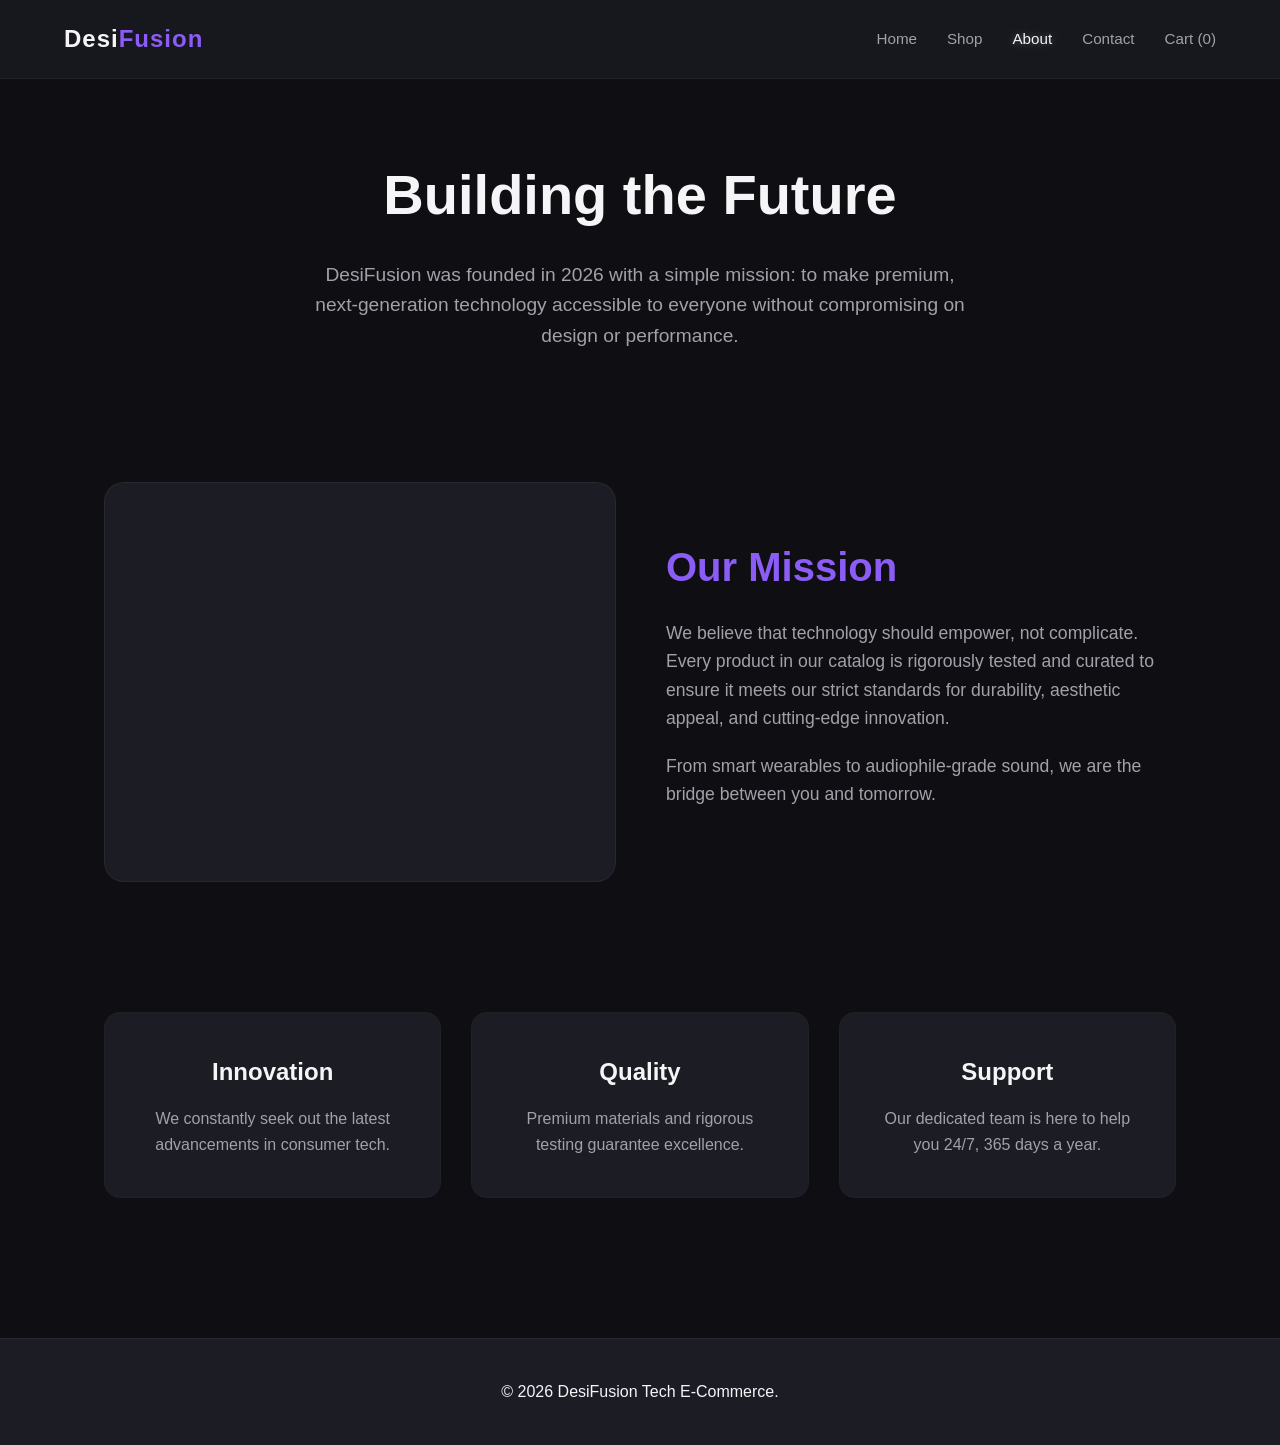
<file: about.html>
<!DOCTYPE html>
<html lang="en">
<head>
    <meta charset="UTF-8">
    <meta name="viewport" content="width=device-width, initial-scale=1.0">
    <title>About Us | DesiFusion</title>
    <link rel="stylesheet" href="style.css">
    <link rel="stylesheet" href="about.css">
</head>
<body>

    <nav>
        <div class="logo">Desi<span>Fusion</span></div>
        <div class="nav-links">
            <a href="index.html">Home</a>
            <a href="shop.html">Shop</a>
            <a href="about.html" class="active">About</a>
            <a href="contact.html">Contact</a>
            <a href="cart.html">Cart (0)</a>
        </div>
    </nav>

    <header class="about-hero animate-in">
        <h1>Building the Future</h1>
        <p>DesiFusion was founded in 2026 with a simple mission: to make premium, next-generation technology accessible to everyone without compromising on design or performance.</p>
    </header>

    <section class="mission-section animate-in" style="animation-delay: 0.2s;">
        <div class="mission-image"></div>
        <div class="mission-text">
            <h2>Our Mission</h2>
            <p>We believe that technology should empower, not complicate. Every product in our catalog is rigorously tested and curated to ensure it meets our strict standards for durability, aesthetic appeal, and cutting-edge innovation.</p>
            <p>From smart wearables to audiophile-grade sound, we are the bridge between you and tomorrow.</p>
        </div>
    </section>

    <section class="values-grid animate-in" style="animation-delay: 0.4s;">
        <div class="value-card">
            <h3>Innovation</h3>
            <p style="color: var(--text-muted)">We constantly seek out the latest advancements in consumer tech.</p>
        </div>
        <div class="value-card">
            <h3>Quality</h3>
            <p style="color: var(--text-muted)">Premium materials and rigorous testing guarantee excellence.</p>
        </div>
        <div class="value-card">
            <h3>Support</h3>
            <p style="color: var(--text-muted)">Our dedicated team is here to help you 24/7, 365 days a year.</p>
        </div>
    </section>

    <footer>
        <p>&copy; 2026 DesiFusion Tech E-Commerce.</p>
    </footer>
    <script src="script.js"></script>
</body>
</html>
</file>
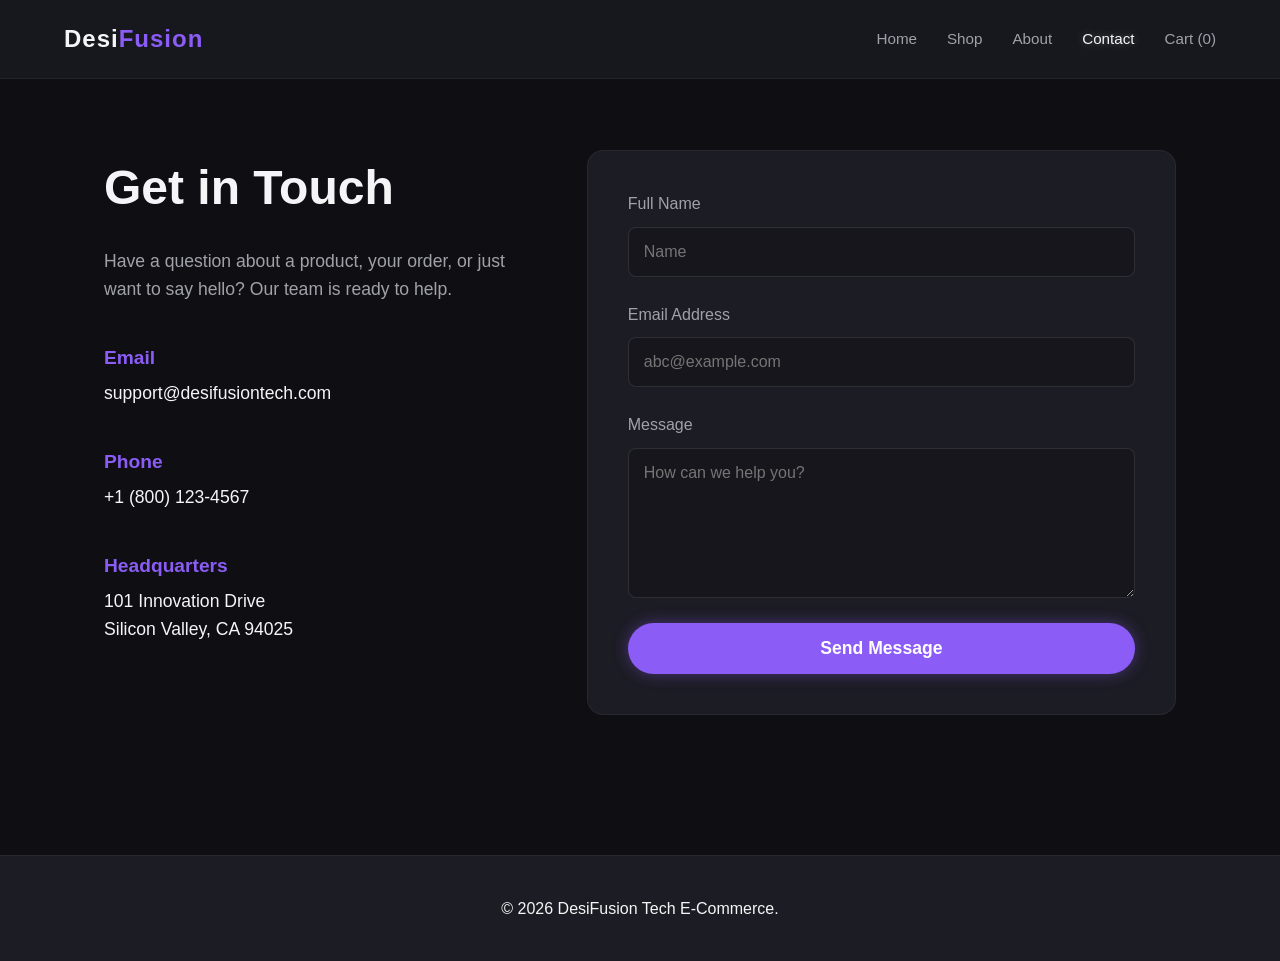
<file: contact.html>
<!DOCTYPE html>
<html lang="en">
<head>
    <meta charset="UTF-8">
    <meta name="viewport" content="width=device-width, initial-scale=1.0">
    <title>Contact Us | DesiFusion</title>
    <link rel="stylesheet" href="style.css">
    <link rel="stylesheet" href="contact.css">
</head>
<body>

    <nav>
        <div class="logo">Desi<span>Fusion</span></div>
        <div class="nav-links">
            <a href="index.html">Home</a>
            <a href="shop.html">Shop</a>
            <a href="about.html">About</a>
            <a href="contact.html" class="active">Contact</a>
            <a href="cart.html">Cart (0)</a>
        </div>
    </nav>

    <main class="contact-container animate-in">
        <div class="contact-info">
            <h1>Get in Touch</h1>
            <p>Have a question about a product, your order, or just want to say hello? Our team is ready to help.</p>
            
            <div class="info-block">
                <h4>Email</h4>
                <p>support@desifusiontech.com</p>
            </div>
            <div class="info-block">
                <h4>Phone</h4>
                <p>+1 (800) 123-4567</p>
            </div>
            <div class="info-block">
                <h4>Headquarters</h4>
                <p>101 Innovation Drive<br>Silicon Valley, CA 94025</p>
            </div>
        </div>

        <div class="contact-form">
            <form action="index.html">
                <div class="input-group">
                    <label>Full Name</label>
                    <input type="text" placeholder="Name" required>
                </div>
                <div class="input-group">
                    <label>Email Address</label>
                    <input type="email" placeholder="abc@example.com" required>
                </div>
                <div class="input-group">
                    <label>Message</label>
                    <textarea placeholder="How can we help you?" required></textarea>
                </div>
                <button type="submit" class="btn btn-glow" style="width: 100%; padding: 15px; font-size: 1.1rem;">Send Message</button>
            </form>
        </div>
    </main>

    <footer>
        <p>&copy; 2026 DesiFusion Tech E-Commerce.</p>
    </footer>
    <script src="script.js"></script>
</body>
</html>
</file>
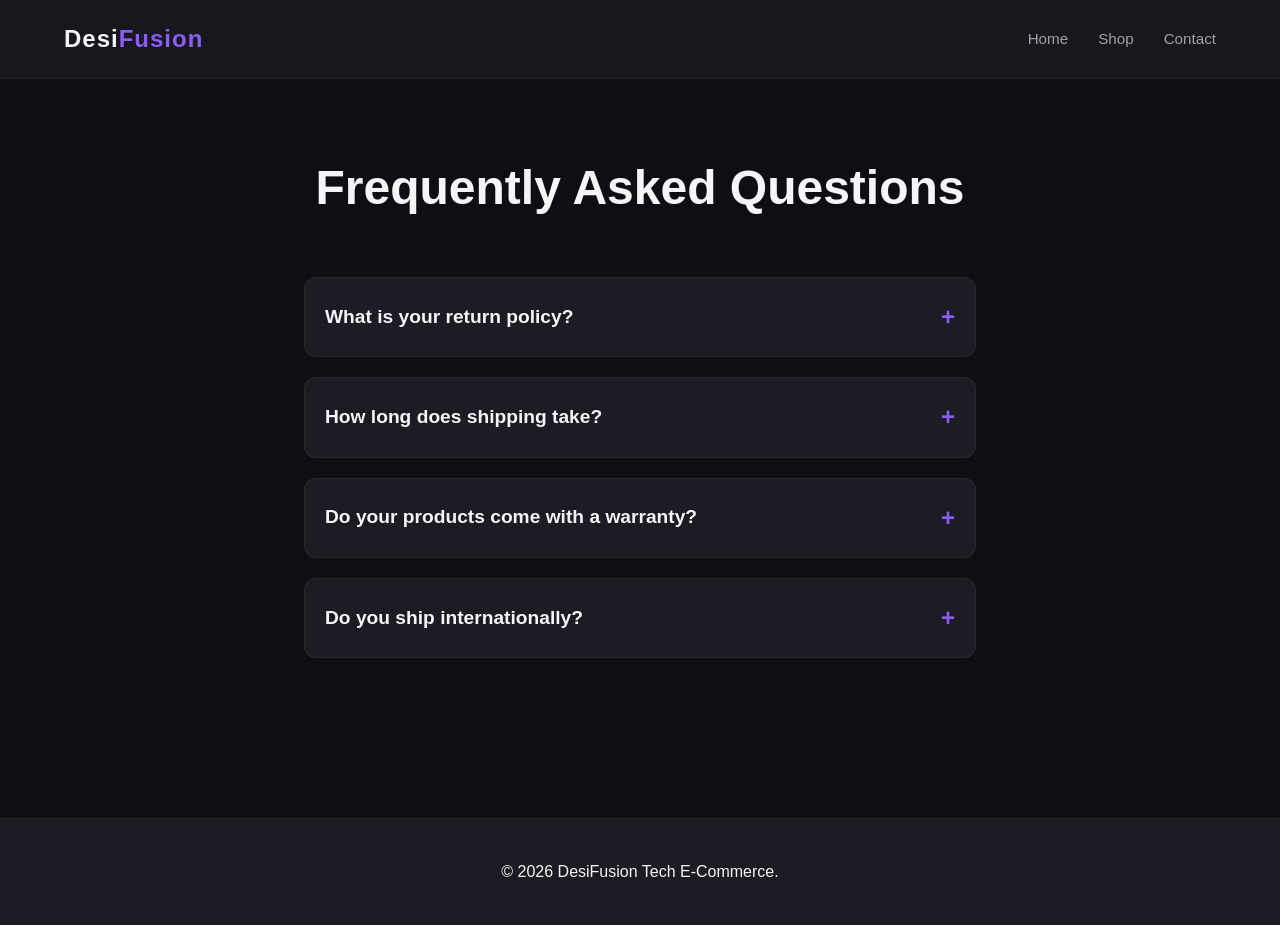
<file: faq.html>
<!DOCTYPE html>
<html lang="en">
<head>
    <meta charset="UTF-8">
    <meta name="viewport" content="width=device-width, initial-scale=1.0">
    <title>FAQ | DesiFusion</title>
    <link rel="stylesheet" href="style.css">
    <link rel="stylesheet" href="faq.css">
</head>
<body>

    <nav>
        <div class="logo">Desi<span>Fusion</span></div>
        <div class="nav-links">
            <a href="index.html">Home</a>
            <a href="shop.html">Shop</a>
            <a href="contact.html">Contact</a>
        </div>
    </nav>

    <main class="faq-container animate-in">
        <h1>Frequently Asked Questions</h1>
        
        <details>
            <summary>What is your return policy?</summary>
            <div class="faq-content">
                We offer a 30-day money-back guarantee on all our products. If you are not completely satisfied with your purchase, simply return it in its original packaging for a full refund.
            </div>
        </details>

        <details>
            <summary>How long does shipping take?</summary>
            <div class="faq-content">
                Standard shipping typically takes 3-5 business days within the continental US. Expedited shipping options (1-2 days) are available at checkout.
            </div>
        </details>

        <details>
            <summary>Do your products come with a warranty?</summary>
            <div class="faq-content">
                Yes, all DesiFusion hardware includes a standard 1-year limited warranty covering manufacturer defects. Extended warranties can be purchased during checkout.
            </div>
        </details>

        <details>
            <summary>Do you ship internationally?</summary>
            <div class="faq-content">
                Currently, we ship to the US, Canada, the UK, and select countries in the EU. International shipping rates are calculated at checkout.
            </div>
        </details>
    </main>

    <footer>
        <p>&copy; 2026 DesiFusion Tech E-Commerce.</p>
    </footer>
    <script src="script.js"></script>
</body>
</html>
</file>
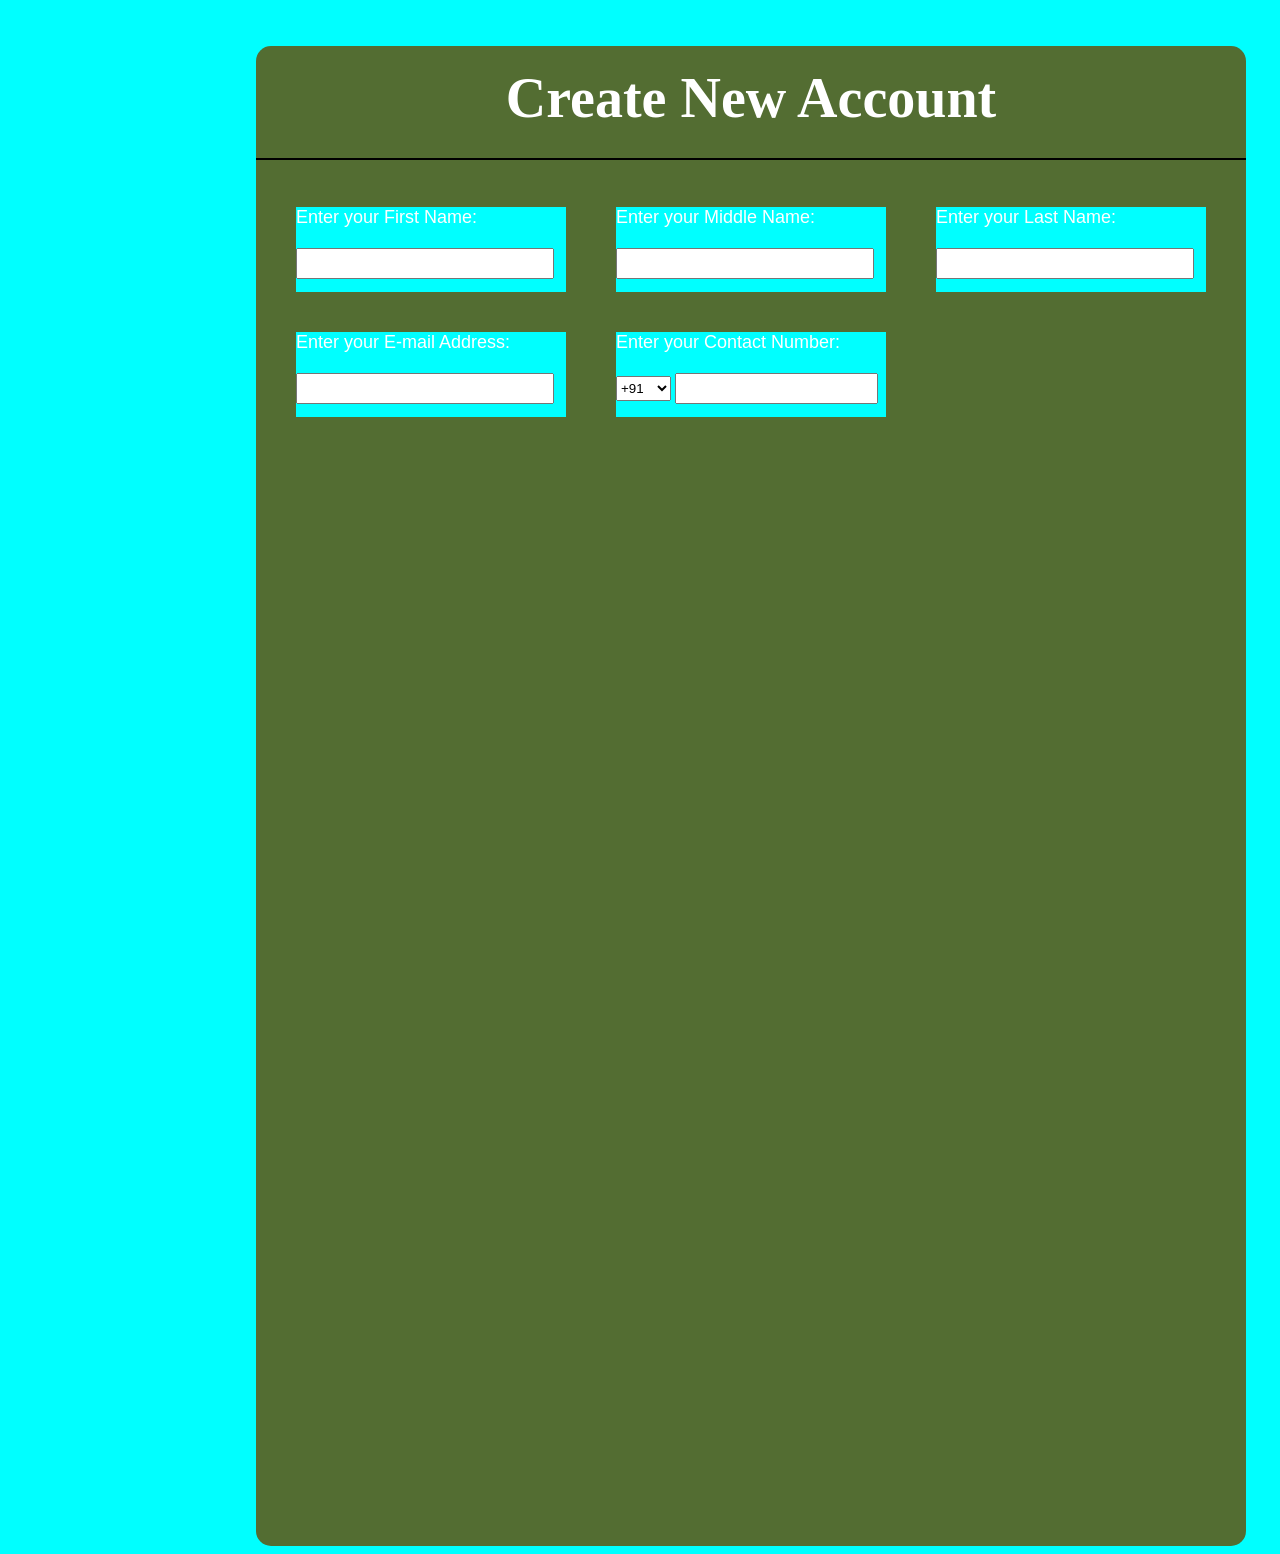
<file: homepage1.html>
<!DOCTYPE html>
<html lang="en">
<head>
    <meta charset="UTF-8">
    <meta name="viewport" content="width=device-width, initial-scale=1.0">
    <title>Create/Activate Account</title>
    <style>
        body{
            background-color: aqua;
        }
        .box{
            height: 1500px;
            width: 990px;
            background-color: rgb(83, 109, 50);
            border-radius: 15px;
            margin: 0px 0px 0px 248px;
        }
        h2{
            text-align: center;
            color: white;
            padding-top: 20px;
            border-color: white;
            font-family: Georgia, 'Times New Roman', Times, serif;
            font-size: 56px;
        }
        input{
            margin: 20px 0px 0px 0px;
            height: 25px;
            width: 250px;
            
        }
        #num{
            width: 195px;
        }
        .firstname, .middlename, .lastname, .email, .mobile{
            color: white;
            font-size: large;
            font-family: Impact, Haettenschweiler, 'Arial Narrow Bold', sans-serif;
            margin: 0px 0px 0px 0px;
        }
        select{
            height: 25px;
            width: 55px;
            margin: 0px 0px 0px 0px;
        }
        .box1{
            height: 85px;
            width: 270px;
            background-color: aqua;
            margin: 0px 0px 0px 40px;
            
        }
        .box2{
            height: 85px;
            width: 270px;
            background-color: aqua;
            margin: -85px 0px 0px 360px;
            
        }
        .box3{
            height: 85px;
            width: 270px;
            background-color: aqua;
            margin: -85px 0px 0px 680px;
            
        }
        .box4{
            height: 85px;
            width: 270px;
            background-color: aqua;
            margin: 40px 0px 0px 40px;
            
        }
        .box5{
            height: 85px;
            width: 270px;
            background-color: aqua;
            margin: -85px 0px 0px 360px;
            
        }
    </style>
</head>
<body>
    <form>
    <div class="box">
        <h2>Create New Account<hr color="black"></h2>
        <div class="box1">
            <p class="firstname">Enter your First Name:</p><input type="text" name="Name" id="fname"></input>
        </div>
        <div class="box2">
            <p class="middlename">Enter your Middle Name:</p><input type="text" name="Name" id="mname"></input>
        </div>
        <div class="box3">
            <p class="lastname">Enter your Last Name:</p><input type="text" name="Name" id="lname"></input>
        </div>
        <div class="box4">
            <p class="email">Enter your E-mail Address:</p><input type="email" name="email" id="email"></input>
        </div>
        <div class="box5">
            <p class="mobile">Enter your Contact Number:</p>
            <select>
                <option value="1" selected>+91</option>
                <option value="2">+1</option>
                <option value="3">+404</option>
                <option value="4">+132</option>
            </select>
            <input type="text" name="number" id="num"></input>
        </div>
    </div>
    </form>
</body>
</html>
</file>
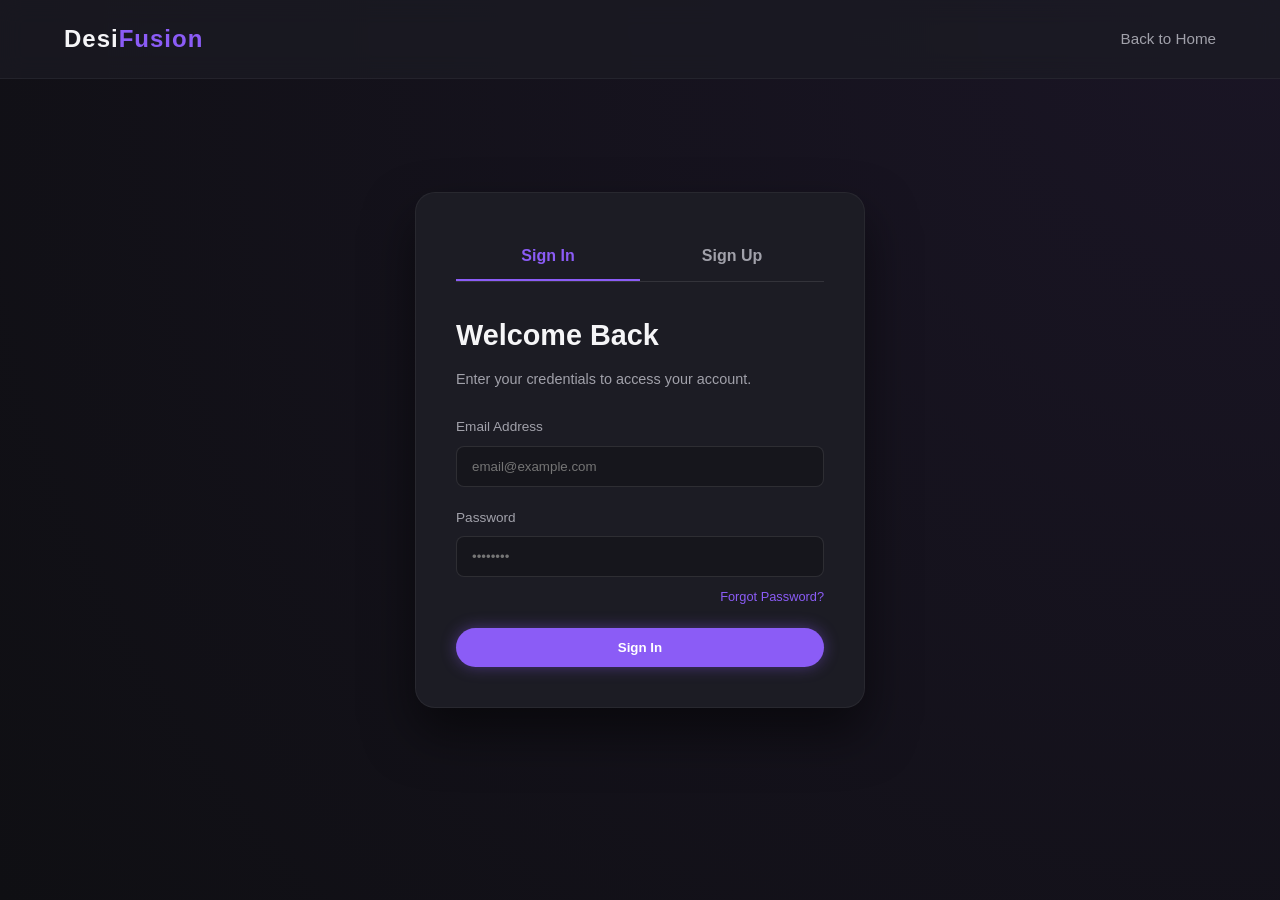
<file: login.html>
<!DOCTYPE html>
<html lang="en">
<head>
    <meta charset="UTF-8">
    <meta name="viewport" content="width=device-width, initial-scale=1.0">
    <title>Login & Register | DesiFusion</title>
    <link rel="stylesheet" href="style.css">
    <link rel="stylesheet" href="login.css">
</head>
<body>

    <nav>
        <div class="logo">Desi<span>Fusion</span></div>
        <div class="nav-links">
            <a href="index.html">Back to Home</a>
        </div>
    </nav>

    <div id="custom-alert"></div>

    <main class="auth-container">
        <div class="auth-card animate-in">
            <div class="auth-tabs">
                <div class="tab active" onclick="switchTab('login')">Sign In</div>
                <div class="tab" onclick="switchTab('register')">Sign Up</div>
            </div>

            <div id="login-form" class="form-box active">
                <h2>Welcome Back</h2>
                <p>Enter your credentials to access your account.</p>
                <form onsubmit="handleAuth(event, 'login')">
                    <div class="input-group">
                        <label>Email Address</label>
                        <input type="email" id="login-email" placeholder="email@example.com" required>
                    </div>
                    <div class="input-group">
                        <label>Password</label>
                        <input type="password" id="login-pass" placeholder="••••••••" required>
                    </div>
                    <a href="#" class="forgot-pass">Forgot Password?</a>
                    <button type="submit" class="btn btn-glow" style="width: 100%;">Sign In</button>
                </form>
            </div>

            <div id="register-form" class="form-box">
                <h2>Create Account</h2>
                <p>Join Nexus and start your tech journey.</p>
                <form onsubmit="handleAuth(event, 'register')">
                    <div class="input-group">
                        <label>Full Name</label>
                        <input type="text" id="reg-name" placeholder="Name" required>
                    </div>
                    <div class="input-group">
                        <label>Email Address</label>
                        <input type="email" id="reg-email" placeholder="email@example.com" required>
                    </div>
                    <div class="input-group">
                        <label>Password</label>
                        <input type="password" id="reg-pass" placeholder="Min. 8 characters" required>
                    </div>
                    <button type="submit" class="btn btn-glow" style="width: 100%;">Create Account</button>
                </form>
            </div>
        </div>
    </main>

    <script src="login.js"></script>
</body>
</html>
</file>
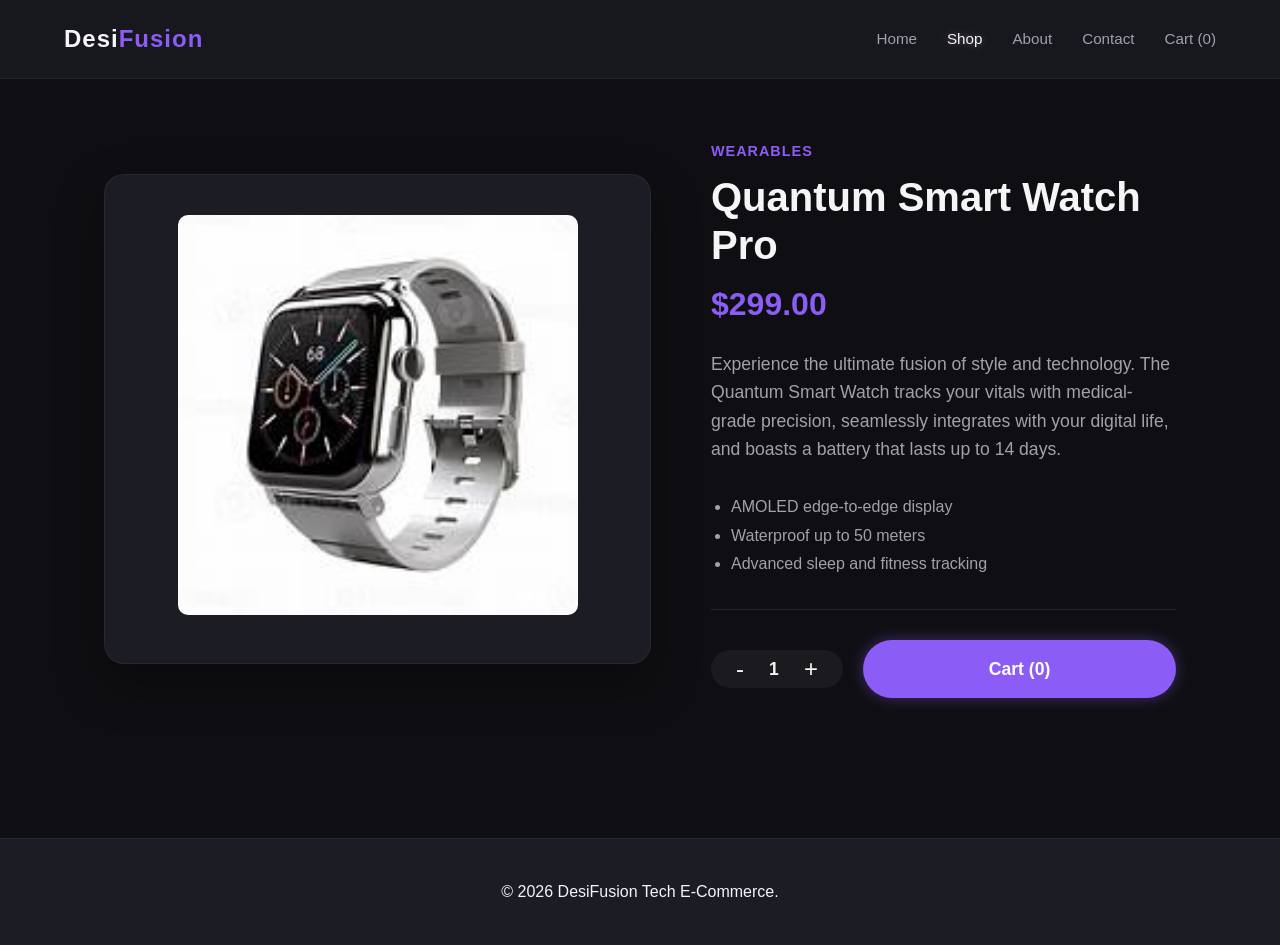
<file: product.html>
<!DOCTYPE html>
<html lang="en">
<head>
    <meta charset="UTF-8">
    <meta name="viewport" content="width=device-width, initial-scale=1.0">
    <title>Quantum Smart Watch | DesiFusion</title>
    <link rel="stylesheet" href="style.css">
    <link rel="stylesheet" href="product.css">
</head>
<body>

    <nav>
        <div class="logo">Desi<span>Fusion</span></div>
        <div class="nav-links">
            <a href="index.html">Home</a>
            <a href="shop.html" class="active">Shop</a>
            <a href="about.html">About</a>
            <a href="contact.html">Contact</a>
            <a href="cart.html">Cart (0)</a>
        </div>
    </nav>

    <main class="product-container animate-in">
        <div class="product-image">
            <img src="smart_watch1.jpg" alt="Quantum Smart Watch">
        </div>

        <div class="product-info">
            <div style="color: var(--accent-glow); font-weight: bold; letter-spacing: 1px; margin-bottom: 10px; text-transform: uppercase; font-size: 0.9rem;">Wearables</div>
            <h1>Quantum Smart Watch Pro</h1>
            <div class="price">$299.00</div>
            
            <p>Experience the ultimate fusion of style and technology. The Quantum Smart Watch tracks your vitals with medical-grade precision, seamlessly integrates with your digital life, and boasts a battery that lasts up to 14 days.</p>
            
            <ul style="color: var(--text-muted); margin-left: 20px; margin-bottom: 30px; line-height: 1.8;">
                <li>AMOLED edge-to-edge display</li>
                <li>Waterproof up to 50 meters</li>
                <li>Advanced sleep and fitness tracking</li>
            </ul>

            <div class="purchase-actions">
                <div class="quantity">
                    <button>-</button>
                    <input type="text" value="1" readonly>
                    <button>+</button>
                </div>
                <a href="cart.html" class="btn btn-glow add-to-cart">Add to Cart</a>
            </div>
        </div>
    </main>

    <footer>
        <p>&copy; 2026 DesiFusion Tech E-Commerce.</p>
    </footer>
    <script src="script.js"></script>
</body>
</html>
</file>
<file: style.css>
:root {
    --bg-dark: #0f0f13;
    --bg-card: #1c1c24;
    --text-main: #f5f5f7;
    --text-muted: #a1a1aa;
    --accent-glow: #8b5cf6; /* Vibrant Purple */
    --accent-hover: #a78bfa;
    --glass-bg: rgba(28, 28, 36, 0.7);
    --transition: all 0.3s cubic-bezier(0.25, 0.8, 0.25, 1);
}

* {
    margin: 0;
    padding: 0;
    box-sizing: border-box;
    font-family: 'Inter', -apple-system, BlinkMacSystemFont, sans-serif;
}

body {
    background-color: var(--bg-dark);
    color: var(--text-main);
    line-height: 1.6;
    overflow-x: hidden;
}

a {
    text-decoration: none;
    color: inherit;
}


nav {
    position: fixed;
    top: 0;
    width: 100%;
    padding: 20px 5%;
    display: flex;
    justify-content: space-between;
    align-items: center;
    background: var(--glass-bg);
    backdrop-filter: blur(12px);
    -webkit-backdrop-filter: blur(12px);
    z-index: 1000;
    border-bottom: 1px solid rgba(255,255,255,0.05);
}

.logo {
    font-size: 1.5rem;
    font-weight: 800;
    letter-spacing: 1px;
    color: var(--text-main);
}

.logo span { color: var(--accent-glow); }

.nav-links {
    display: flex;
    gap: 30px;
}

.nav-links a {
    font-size: 0.95rem;
    font-weight: 500;
    color: var(--text-muted);
    transition: var(--transition);
}

.nav-links a:hover, .nav-links a.active {
    color: var(--text-main);
    text-shadow: 0 0 8px rgba(255,255,255,0.3);
}


.btn {
    padding: 12px 28px;
    border-radius: 30px;
    font-weight: 600;
    border: none;
    cursor: pointer;
    transition: var(--transition);
    display: inline-block;
}

.btn-glow {
    background: var(--accent-glow);
    color: #fff;
    box-shadow: 0 0 15px rgba(139, 92, 246, 0.4);
}

.btn-glow:hover {
    background: var(--accent-hover);
    transform: translateY(-3px) scale(1.02);
    box-shadow: 0 10px 25px rgba(139, 92, 246, 0.6);
}

.btn-outline {
    background: transparent;
    border: 2px solid var(--text-muted);
    color: var(--text-main);
}

.btn-outline:hover {
    border-color: var(--text-main);
    transform: translateY(-3px);
}

@keyframes fadeIn {
    from { opacity: 0; transform: translateY(20px); }
    to { opacity: 1; transform: translateY(0); }
}

.animate-in {
    animation: fadeIn 0.8s ease-out forwards;
}


footer {
    background: var(--bg-card);
    padding: 40px 5%;
    text-align: center;
    margin-top: 60px;
    border-top: 1px solid rgba(255,255,255,0.05);
}
</file>
<file: about.css>
.about-hero {
            padding: 150px 5% 80px;
            text-align: center;
            max-width: 800px;
            margin: 0 auto;
        }
        .about-hero h1 { font-size: 3.5rem; margin-bottom: 20px; }
        .about-hero p { font-size: 1.2rem; color: var(--text-muted); }

        .mission-section {
            display: flex;
            gap: 50px;
            padding: 50px 5%;
            max-width: 1200px;
            margin: 0 auto;
            align-items: center;
        }
        .mission-text { flex: 1; }
        .mission-text h2 { font-size: 2.5rem; margin-bottom: 20px; color: var(--accent-glow); }
        .mission-text p { color: var(--text-muted); font-size: 1.1rem; margin-bottom: 20px; }
        
        .mission-image {
            flex: 1;
            background: var(--bg-card);
            border-radius: 20px;
            height: 400px;
            background-image: url('https://www.goodfreephotos.com/albums/united-states/new-york/new-york-city/new-york-cityscape-with-lighted-up-skyscrapers.jpg');
            background-size: cover;
            background-position: center;
            border: 1px solid rgba(255,255,255,0.05);
        }

        .values-grid {
            display: grid;
            grid-template-columns: repeat(auto-fit, minmax(250px, 1fr));
            gap: 30px;
            padding: 80px 5%;
            max-width: 1200px;
            margin: 0 auto;
        }
        .value-card {
            background: var(--bg-card);
            padding: 40px 30px;
            border-radius: 16px;
            text-align: center;
            border: 1px solid rgba(255,255,255,0.02);
            transition: var(--transition);
        }
        .value-card:hover { transform: translateY(-10px); border-color: var(--accent-glow); }
        .value-card h3 { margin-bottom: 15px; font-size: 1.5rem; }
        
        @media (max-width: 800px) {
            .mission-section { flex-direction: column; }
            .mission-image { width: 100%; }
        }
</file>
<file: contact.css>
.contact-container {
            display: flex;
            gap: 60px;
            padding: 150px 5% 80px;
            max-width: 1200px;
            margin: 0 auto;
        }

        .contact-info {
            flex: 1;
        }
        .contact-info h1 { font-size: 3rem; margin-bottom: 20px; }
        .contact-info p { color: var(--text-muted); margin-bottom: 40px; font-size: 1.1rem; }
        
        .info-block { margin-bottom: 30px; }
        .info-block h4 { color: var(--accent-glow); margin-bottom: 5px; font-size: 1.2rem; }
        .info-block p { color: var(--text-main); font-size: 1.1rem; }

        .contact-form {
            flex: 1.2;
            background: var(--bg-card);
            padding: 40px;
            border-radius: 16px;
            border: 1px solid rgba(255,255,255,0.05);
        }

        .input-group { display: flex; flex-direction: column; margin-bottom: 25px; }
        label { margin-bottom: 10px; color: var(--text-muted); }
        input, textarea {
            padding: 15px;
            background: rgba(0,0,0,0.2);
            border: 1px solid rgba(255,255,255,0.1);
            border-radius: 8px;
            color: var(--text-main);
            font-size: 1rem;
            transition: var(--transition);
        }
        input:focus, textarea:focus { outline: none; border-color: var(--accent-glow); box-shadow: 0 0 8px rgba(139, 92, 246, 0.3); }
        textarea { resize: vertical; min-height: 150px; }

        @media (max-width: 900px) {
            .contact-container { flex-direction: column; }
        }
</file>
<file: faq.css>
.faq-container {
            padding: 150px 5% 80px;
            max-width: 800px;
            margin: 0 auto;
        }
        .faq-container h1 { text-align: center; font-size: 3rem; margin-bottom: 50px; }

        details {
            background: var(--bg-card);
            margin-bottom: 20px;
            border-radius: 12px;
            border: 1px solid rgba(255,255,255,0.05);
            overflow: hidden;
        }
        
        summary {
            padding: 20px;
            font-size: 1.2rem;
            font-weight: 600;
            cursor: pointer;
            list-style: none;
            display: flex;
            justify-content: space-between;
            align-items: center;
        }
        
        summary::-webkit-details-marker { display: none; }
        
        summary::after {
            content: '+';
            font-size: 1.5rem;
            color: var(--accent-glow);
            transition: transform 0.3s;
        }
        
        details[open] summary::after { transform: rotate(45deg); }

        .faq-content {
            padding: 0 20px 20px;
            color: var(--text-muted);
            line-height: 1.8;
            border-top: 1px solid rgba(255,255,255,0.05);
            margin-top: 10px;
            padding-top: 20px;
        }
</file>
<file: login.css>
.auth-container {
            min-height: 100vh;
            display: flex;
            align-items: center;
            justify-content: center;
            padding: 20px;
            background: radial-gradient(circle at top right, #1a1525, var(--bg-dark));
        }

        .auth-card {
            background: var(--bg-card);
            width: 100%;
            max-width: 450px;
            padding: 40px;
            border-radius: 20px;
            border: 1px solid rgba(255,255,255,0.05);
            box-shadow: 0 25px 50px rgba(0,0,0,0.5);
            position: relative;
        }

        .auth-tabs {
            display: flex;
            margin-bottom: 30px;
            border-bottom: 1px solid rgba(255,255,255,0.1);
        }

        .tab {
            flex: 1;
            text-align: center;
            padding: 10px;
            cursor: pointer;
            color: var(--text-muted);
            font-weight: 600;
            transition: var(--transition);
        }

        .tab.active {
            color: var(--accent-glow);
            border-bottom: 2px solid var(--accent-glow);
        }

        .form-box { display: none; }
        .form-box.active { display: block; animation: fadeIn 0.5s ease; }

        .auth-card h2 { margin-bottom: 10px; font-size: 1.8rem; }
        .auth-card p { color: var(--text-muted); margin-bottom: 25px; font-size: 0.9rem; }

        .input-group { margin-bottom: 20px; }
        .input-group label { display: block; margin-bottom: 8px; font-size: 0.85rem; color: var(--text-muted); }
        
        .input-group input {
            width: 100%;
            padding: 12px 15px;
            background: rgba(0,0,0,0.2);
            border: 1px solid rgba(255,255,255,0.1);
            border-radius: 8px;
            color: var(--text-main);
            outline: none;
            transition: var(--transition);
        }

        .input-group input:focus {
            border-color: var(--accent-glow);
            box-shadow: 0 0 10px rgba(139, 92, 246, 0.2);
        }

        .forgot-pass {
            display: block;
            text-align: right;
            font-size: 0.8rem;
            color: var(--accent-glow);
            margin-top: -10px;
            margin-bottom: 20px;
        }

        
        #custom-alert {
            position: fixed;
            top: 20px;
            right: 20px;
            padding: 15px 25px;
            border-radius: 8px;
            background: #10b981;
            color: white;
            font-weight: bold;
            display: none;
            z-index: 2000;
            box-shadow: 0 10px 20px rgba(0,0,0,0.3);
            animation: slideIn 0.3s ease;
        }

        @keyframes slideIn {
            from { transform: translateX(100%); }
            to { transform: translateX(0); }
        }
</file>
<file: product.css>
.product-container {
            display: flex;
            gap: 60px;
            padding: 140px 5% 80px;
            max-width: 1200px;
            margin: 0 auto;
            align-items: center;
        }

        .product-image {
            flex: 1;
            background: var(--bg-card);
            border-radius: 20px;
            padding: 40px;
            border: 1px solid rgba(255,255,255,0.05);
            text-align: center;
            box-shadow: 0 20px 50px rgba(0,0,0,0.3);
        }

        .product-image img {
            width: 100%;
            max-width: 400px;
            border-radius: 10px;
            transition: transform 0.5s ease;
        }
        
        .product-image img:hover { transform: scale(1.05); }

        .product-info {
            flex: 1;
        }

        .product-info h1 {
            font-size: 2.5rem;
            margin-bottom: 10px;
            line-height: 1.2;
        }

        .product-info .price {
            font-size: 2rem;
            color: var(--accent-glow);
            font-weight: 700;
            margin-bottom: 20px;
        }

        .product-info p {
            color: var(--text-muted);
            margin-bottom: 30px;
            font-size: 1.1rem;
        }

        .purchase-actions {
            display: flex;
            gap: 20px;
            align-items: center;
            margin-top: 30px;
            padding-top: 30px;
            border-top: 1px solid rgba(255,255,255,0.1);
        }

        .quantity {
            display: flex;
            align-items: center;
            background: rgba(255,255,255,0.05);
            border-radius: 30px;
            padding: 5px 15px;
        }

        .quantity button {
            background: none;
            border: none;
            color: var(--text-main);
            font-size: 1.5rem;
            cursor: pointer;
            padding: 0 10px;
        }
        
        .quantity input {
            width: 40px;
            text-align: center;
            background: none;
            border: none;
            color: var(--text-main);
            font-size: 1.1rem;
            font-weight: bold;
        }

        .add-to-cart {
            flex-grow: 1;
            text-align: center;
            font-size: 1.1rem;
            padding: 15px 30px;
        }

        
        @media (max-width: 800px) {
            .product-container { flex-direction: column; padding-top: 100px; }
            .purchase-actions { flex-direction: column; }
            .add-to-cart { width: 100%; }
        }
</file>
